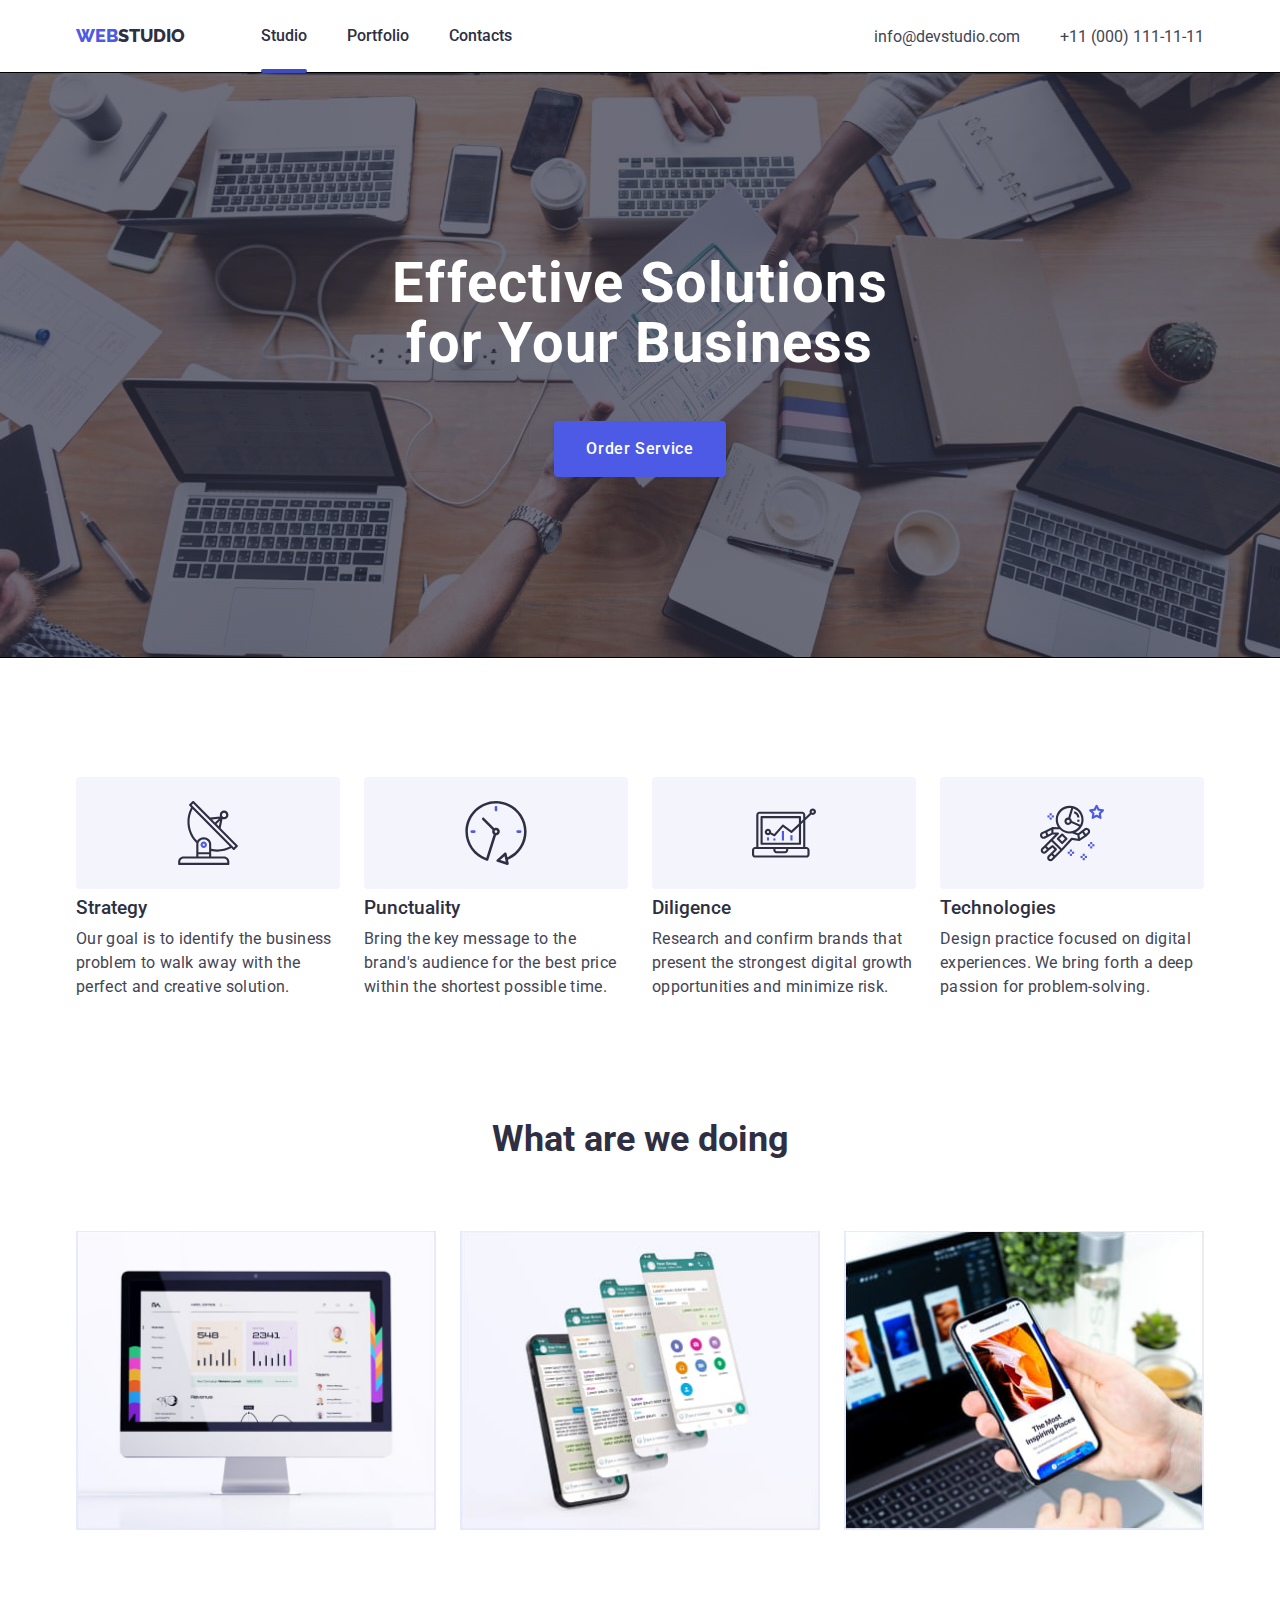
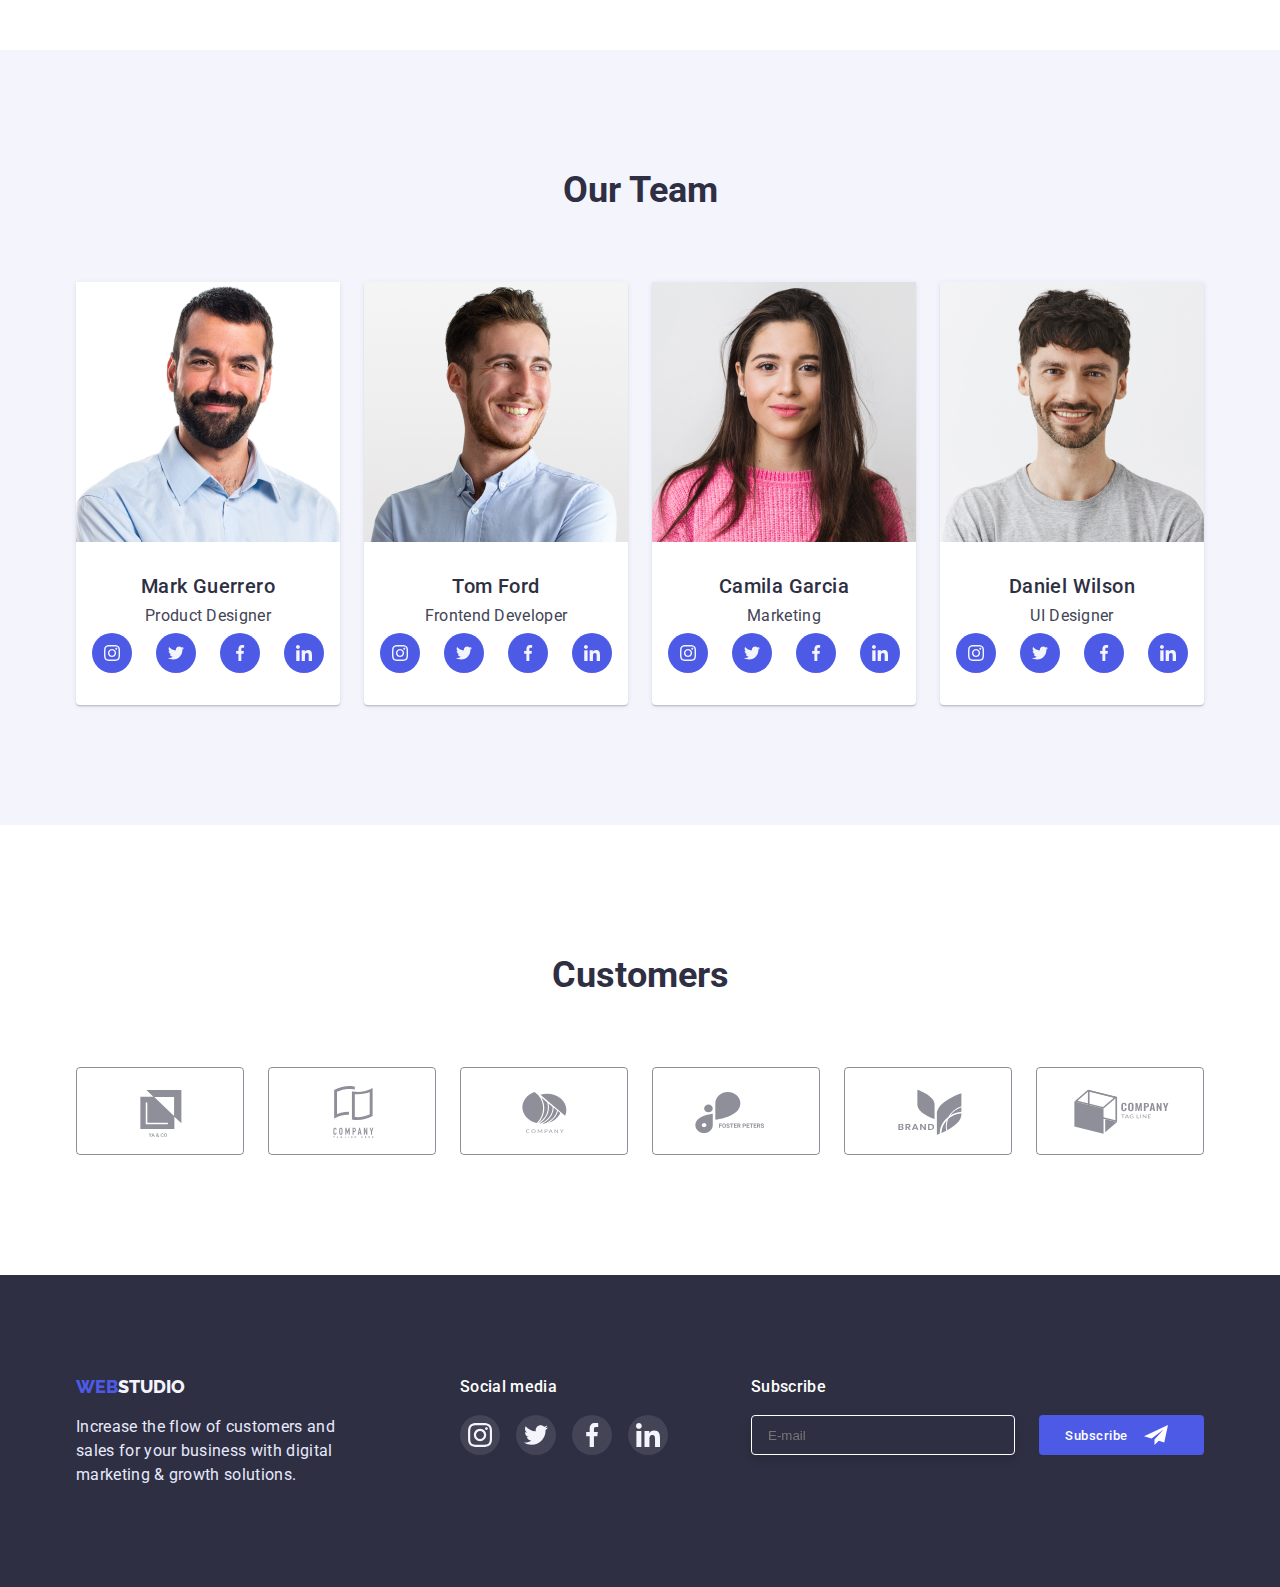
<file: index.html>
<!DOCTYPE html>
<html lang="en">
<head>
    <meta charset="UTF-8">
    <meta http-equiv="X-UA-Compatible" content="IE=edge">
    <meta name="viewport" content="width=device-width, initial-scale=1.0">
    <title>goit-markup-hw-01</title>
    <link rel="preconnect" href="https://fonts.googleapis.com">
    <link rel="preconnect" href="https://fonts.gstatic.com" crossorigin>
    <link href="https://fonts.googleapis.com/css2?family=Raleway:wght@800&family=Roboto:wght@400;500;700;900&display=swap" rel="stylesheet">
    <link rel="stylesheet" href="./css/style.css">
</head>

<body>
  <header class="header">  
      <div class="container container-nav">
          <nav class="header-navigation">
                <a href="./index.html" class="logo"><span class="accent">WEB</span>STUDIO</a>
              <ul class="header-list list" >
                  <li class="header-item "> 
                     <a class="nav-link active" href="./index.html">Studio</a>
                 </li>
                 <li class="header-item">
                    <a class="nav-link" href="./portfolio.html">Portfolio</a>
                 </li>
                  <li class="header-item">
                     <a class="nav-link" href="./contacts.html">Contacts</a>
                  </li>
               </ul>
          </nav>
                    
          <!-- Contacts -->
            <address class="header-address" >
                  <ul class="header-address-list list">
                    <li class="header-address-item"> 
                      <a class="header-address-link" href="mailto:info@devstudio.com">info@devstudio.com</a>
                    </li>    
                    <li class="header-address-list list">
                      <a class="header-address-link" href="tel:+110001111111">+11 (000) 111-11-11</a>
                    </li> 
                  </ul>
            </address>     
      </div> 
 </header>

        <main class="main">
            <!--Section 1  -->
            <section class="section main-content-section">
              <div class="container overlay">
                    <h1 class="main-hero-title"> Effective Solutions
                        for Your Business </h1>
                    <button class="hero-button" data-modal-open type="button" >Order Service</button>
              </div>
            </section>
            <!-- Advantages -->
            <section class="section main-advantages">
                <div class="container">
                    <h2 hidden class="visually-hidden">Feture</h2>
                    <ul class="adventages-list list">
                        <li class="adventages-item">
                            <a href="" class="adventages-link">
                                <svg class="adventages-icon">
                                    <use href="./images/symbol-defs.svg#antenna-1"></use>
                                </svg>
                            </a>
                        </li>
                        <li class="adventages-item">
                            <a href="" class="adventages-link">
                                <svg class="adventages-icon">
                                    <use href="./images/symbol-defs.svg#clock-1"></use>
                                </svg>
                            </a>
                        </li>
                        <li class="adventages-item">
                            <a href="" class="adventages-link">
                                <svg class="adventages-icon">
                                    <use href="./images/symbol-defs.svg#diagram-1"></use>
                                </svg>
                            </a>
                        </li>
                        <li class="adventages-item">
                            <a href="" class="adventages-link">
                                <svg class="adventages-icon">
                                    <use href="./images/symbol-defs.svg#astronaut-1"></use>
                                </svg>
                            </a>
                        </li>
                    </ul>
                    <ul class="main-advantages-list list">
                        <li  class="main-advantages-item">
                            <h3 class="advantages-title">Strategy</h3>
                            <p class="advantages-descr">Our goal is to identify the business problem to walk away with the perfect and creative solution.  </p>
                        </li>

                        <li class="main-advantages-item">
                            <h3 class="advantages-title">Punctuality </h3>
                            <p class="advantages-descr"> Bring the key message to the brand's audience for the best price within the shortest possible time.</p>
                        </li>

                        <li class="main-advantages-item">
                            <h3 class="advantages-title"> Diligence</h3>
                            <p class="advantages-descr"> Research and confirm brands that present the strongest digital growth opportunities and minimize risk.</p>
                        </li>

                        <li class="main-advantages-item">
                            <h3 class="advantages-title">Technologies </h3>
                            <p class="advantages-descr"> Design practice focused on digital experiences. We bring forth a deep passion for problem-solving.</p>
                        </li>
                    </ul>
                </div>
            </section>
            <!-- What are we doing -->
            <section class="section picture-section" >
                <div class="container">
                    <h2 class="title-section"> What are we doing</h2>
                    <ul class="picture-list list" >
                        <li class="picture-item">
                            <img src="./images/rectangle712.jpg" width="360" alt="computer monitor">
                        </li>
                        <li class="picture-item">
                            <img src="./images/rectangle71.jpg" width="360" alt="phone screen">
                        </li>
                        <li class="picture-item">
                            <img src="./images/rectangle713.jpg" width="360" alt="phone sync">
                        </li>
                    </ul>
              </div>
            </section>
            <!-- Team -->
            <section class="section main-team">
              <div class="container">
                     <div class="team-wrap">
                           <h2 class="title-section">Our Team</h2>
                           <ul class="main-team-list list">
                                <li class="main-team-item">
                                    <img src="./images/img.jpg" width="264" alt="Mark Guerrero">
                                    <div class="main-team-svg">
                                        <h3 class="main-team-name" >Mark Guerrero</h3>
                                        <p class="team-prof" > Product Designer</p>
                                        <ul class="svg-list list">
                                            <li class="team-svg-item">
                                                <a href="" class="team-link">
                                                    <svg class="team-svg">
                                                        <use href="./images/symbol-defs.svg#instagram-2"></use>
                                                    </svg>
                                                </a>
                                            </li>
                                            <li class="team-svg-item">
                                                <a href="" class="team-link">
                                                    <svg class="team-svg">
                                                        <use href="./images/symbol-defs.svg#twitter-1"></use>
                                                    </svg>
                                                </a>
                                            </li>
                                            <li class="team-svg-item">
                                                <a href="" class="team-link">
                                                    <svg class="team-svg">
                                                        <use href="./images/symbol-defs.svg#facebook-1" ></use>
                                                    </svg>
                                                </a>
                                            </li>
                                            <li class="team-svg-item">
                                                <a href="" class="team-link">
                                                    <svg class="team-svg">
                                                        <use href="./images/symbol-defs.svg#linkedin-1"></use>
                                                    </svg>
                                                </a>  
                                            </li>                   
                                     </ul>
                                  </div>
 

                        <li class="main-team-item">
                        <img src="./images/img-2.jpg" width="264" alt="Tom Ford">
                        <h3 class="main-team-name" >Tom Ford</h3>
                        <p class="team-prof" > Frontend Developer</p>
                        <div class="main-team-svg">
                            <ul class="svg-list list">
                                <li class="team-svg-item">
                                    <a href="" class="team-link">
                                        <svg class="team-svg">
                                            <use href="./images/symbol-defs.svg#instagram-2"></use>
                                        </svg>
                                    </a>
                                </li>
                                <li class="team-svg-item">
                                    <a href="" class="team-link">
                                        <svg class="team-svg">
                                            <use href="./images/symbol-defs.svg#twitter-1"></use>
                                        </svg>
                                    </a>
                                </li>
                                <li class="team-svg-item">
                                    <a href="" class="team-link">
                                        <svg class="team-svg">
                                            <use href="./images/symbol-defs.svg#facebook-1" ></use>
                                        </svg>
                                    </a>
                                </li>
                                <li class="team-svg-item">
                                    <a href="" class="team-link">
                                        <svg class="team-svg">
                                            <use href="./images/symbol-defs.svg#linkedin-1"></use>
                                        </svg>
                                    </a>  
                                </li>                   
                         </ul>
                      </div>
                        </li>

                        <li class="main-team-item">
                        <img src="./images/img-3.jpg" width="264" alt="Camila Garcia">
                        <h3 class="main-team-name" >Camila Garcia</h3>
                        <p class="team-prof" >Marketing</p>
                        <div class="main-team-svg">
                            <ul class="svg-list list">
                                <li class="team-svg-item">
                                    <a href="" class="team-link">
                                        <svg class="team-svg">
                                            <use href="./images/symbol-defs.svg#instagram-2"></use>
                                        </svg>
                                    </a>
                                </li>
                                <li class="team-svg-item">
                                    <a href="" class="team-link">
                                        <svg class="team-svg">
                                            <use href="./images/symbol-defs.svg#twitter-1"></use>
                                        </svg>
                                    </a>
                                </li>
                                <li class="team-svg-item">
                                    <a href="" class="team-link">
                                        <svg class="team-svg">
                                            <use href="./images/symbol-defs.svg#facebook-1" ></use>
                                        </svg>
                                    </a>
                                </li>
                                <li class="team-svg-item">
                                    <a href="" class="team-link">
                                        <svg class="team-svg">
                                            <use href="./images/symbol-defs.svg#linkedin-1"></use>
                                        </svg>
                                    </a>  
                                </li>                   
                         </ul>
                      </div>
                        </li>

                        <li class="main-team-item">
                            <img src="./images/img-4.jpg" width="264" alt="Daniel Wilson">
                            <h3 class="main-team-name" >Daniel Wilson</h3>
                            <p class="team-prof" >UI Designer</p>
                            <div class="main-team-svg">
                                <ul class="svg-list list">
                                    <li class="team-svg-item">
                                        <a href="" class="team-link">
                                            <svg class="team-svg">
                                                <use href="./images/symbol-defs.svg#instagram-2"></use>
                                            </svg>
                                        </a>
                                    </li>
                                    <li class="team-svg-item">
                                        <a href="" class="team-link">
                                            <svg class="team-svg">
                                                <use href="./images/symbol-defs.svg#twitter-1"></use>
                                            </svg>
                                        </a>
                                    </li>
                                    <li class="team-svg-item">
                                        <a href="" class="team-link">
                                            <svg class="team-svg">
                                                <use href="./images/symbol-defs.svg#facebook-1" ></use>
                                            </svg>
                                        </a>
                                    </li>
                                    <li class="team-svg-item">
                                        <a href="" class="team-link">
                                            <svg class="team-svg">
                                                <use href="./images/symbol-defs.svg#linkedin-1"></use>
                                            </svg>
                                        </a>  
                                    </li>                   
                              </ul>
                          </div>
                      </li>
                  </ul>
             </div>
         </div>
   </section>

            <section class="customers">
                <div class="container">
                    <h2 class="title-section">Customers</h2>
                    <ul class="icons-list list">
                        <li class="customer-item">
                            <a href="" class="icon-client-link">
                                <svg class="icon-client" width="104" height="56" >
                                    <use href="./images/symbol-defs.svg#Logo"></use>
                                </svg>
                            </a>
                        </li>
                        <li class="customer-item">
                            <a href="" class="icon-client-link">
                                <svg class="icon-client" width="104" height="56">
                                    <use href="./images/symbol-defs.svg#Logo1"></use>
                                </svg>
                            </a>
                        </li>
                        <li class="customer-item">
                            <a href="" class="icon-client-link">
                                <svg class="icon-client" width="104" height="56">
                                    <use href="./images/symbol-defs.svg#Logo2"></use>
                                </svg>
                            </a>
                        </li>
                        <li class="customer-item">
                            <a href="" class="icon-client-link">
                                <svg class="icon-client" width="104" height="56">
                                    <use href="./images/symbol-defs.svg#Logo3"></use>
                                </svg>
                            </a>
                        </li>
                        <li class="customer-item">
                            <a href="" class="icon-client-link">
                                <svg class="icon-client" width="104" height="56">
                                    <use href="./images/symbol-defs.svg#Logo4"></use>
                                </svg>
                            </a>
                        </li>
                        <li class="customer-item">
                            <a href="" class="icon-client-link">
                                <svg class="icon-client" width="104" height="56">
                                    <use href="./images/symbol-defs.svg#Logo5"></use>
                                </svg>
                            </a>
                        </li>
                        
                    </ul>
                    
                </div>
            </section>
        </main> 
            
        <!-- Footer -->
        <footer class="footer-background">
          <div class="container footer-container">
                <div class="footer-left">
                    <a href="./index.html" class="logo-footer"><span class="accent">WEB</span>STUDIO</a>
                    <p class="footer-text">Increase the flow of customers and sales for your business with digital marketing & growth solutions.</p>
                </div>
                <div class="footer-social">
                    <p class="footer-social-title">Social media</p>
                     <ul class="footer-icon-list list">
                            <li class="footer-item">
                                <a href="" class="footer-link">
                                    <svg class="footer-svg">
                                        <use href="./images/symbol-defs.svg#instagram-2"></use>
                                    </svg>
                                </a>
                            </li>
                            <li class="footer-item">
                                <a href="" class="footer-link">
                                    <svg class="footer-svg">
                                        <use href="./images/symbol-defs.svg#twitter-1"></use>
                                    </svg>
                                </a>
                            </li>
                            <li class="footer-item">
                                <a href="" class="footer-link">
                                    <svg class="footer-svg">
                                        <use href="./images/symbol-defs.svg#facebook-1"></use>
                                    </svg>
                                </a>
                            </li>
                            <li class="footer-item">
                                <a href="" class="footer-link">
                                    <svg class="footer-svg">
                                        <use href="./images/symbol-defs.svg#linkedin-1"></use>
                                    </svg>
                                </a>
                            </li>
                     </ul>
              </div>
              <form class="footer-subscribe">
                 <b class="footer-subscribe-title">Subscribe</b>
                 <div class="footer-blok">
                        <input class="footer-input" type="email" name="email" aria-label="email" placeholder="E-mail">
                        
                        
                        <button class="subscribe-btn" type="submit" >Subscribe
                            <svg class="footer-icons" width="24" height="24">
                                <use href="./images/symbol-defs.svg#icon-fly-frame"></use>
                            </svg>
                        </button>
                  </div>
              </form>
          </div>        
     </footer>
      <div class="backdrop is-hidden" data-modal>
            <div class="modal">
                <button type="button" class="modal-btn" data-modal-close>
                        <svg class="modal-svg" width="8" height="8">
                        <use href="./images/symbol-defs.svg#close-black-18dp-2-1"></use>
                        </svg>
                </button>
                <b class="modal-title">Leave your contacts and we will call you back</b>
                <form> 
                    <label class="modal-label">
                      <span class="modal-name">Name</span>
                      <span class="modal-wrap">
                        <input class="modal-input" type="text" name="name" autofocus="">
                        <svg class="modal-icon" width="18" height="24">
                          <use href="./images/symbol-defs.svg#person-black-18dp-1"></use>
                        </svg>
                      </span>
                    </label>
          
                    <label class="modal-label">
                      <span class="modal-name">Phone</span>
                      <span class="modal-wrap">
                        <input class="modal-input" type="tel" name="tel">
                        <svg class="modal-icon" width="18" height="24">
                          <use href="./images/symbol-defs.svg#phone-black-18dp-1"></use>
                        </svg>
                      </span>
                    </label>
          
                    <label class="modal-label">
                      <span class="modal-name">Email</span>
                      <span class="modal-wrap">
                        <input class="modal-input" type="email" name="email">
                        <svg class="modal-icon" width="18" height="24">
                          <use href="./images/symbol-defs.svg#email-black-18dp-1"></use>
                        </svg>
                      </span>
                    </label>
          
                    <label class="modal-wrap">
                      <span class="modal-name">Comment</span>
                      <textarea class="modal-textarea" name="comment" placeholder="Text input"></textarea>
                    </label>
                   
                    
                      <label class="modal-checkbox">
                        <input class="modal-check visually-hidden" type="checkbox" name="checkbox" value="checkbox">
                        <span class="check-box">
                         <svg class="check-icon" width="10" height="8">
                            <use href="./images/symbol-defs.svg#icon-vector-checbox"></use>
                          </svg>
                        </span>
                        <span class="check-box-text">
                          I accept the terms and conditions of the
                          <a class="policy" href="#">Privacy Policy</a>
                        </span>
                      </label>
                      <button type="submit" class="check-btn">Send</button>
                  </form>
            </div>

      </div>
     <script src="./scripts/modal.js"></script>
 </body>
</html>
</file>
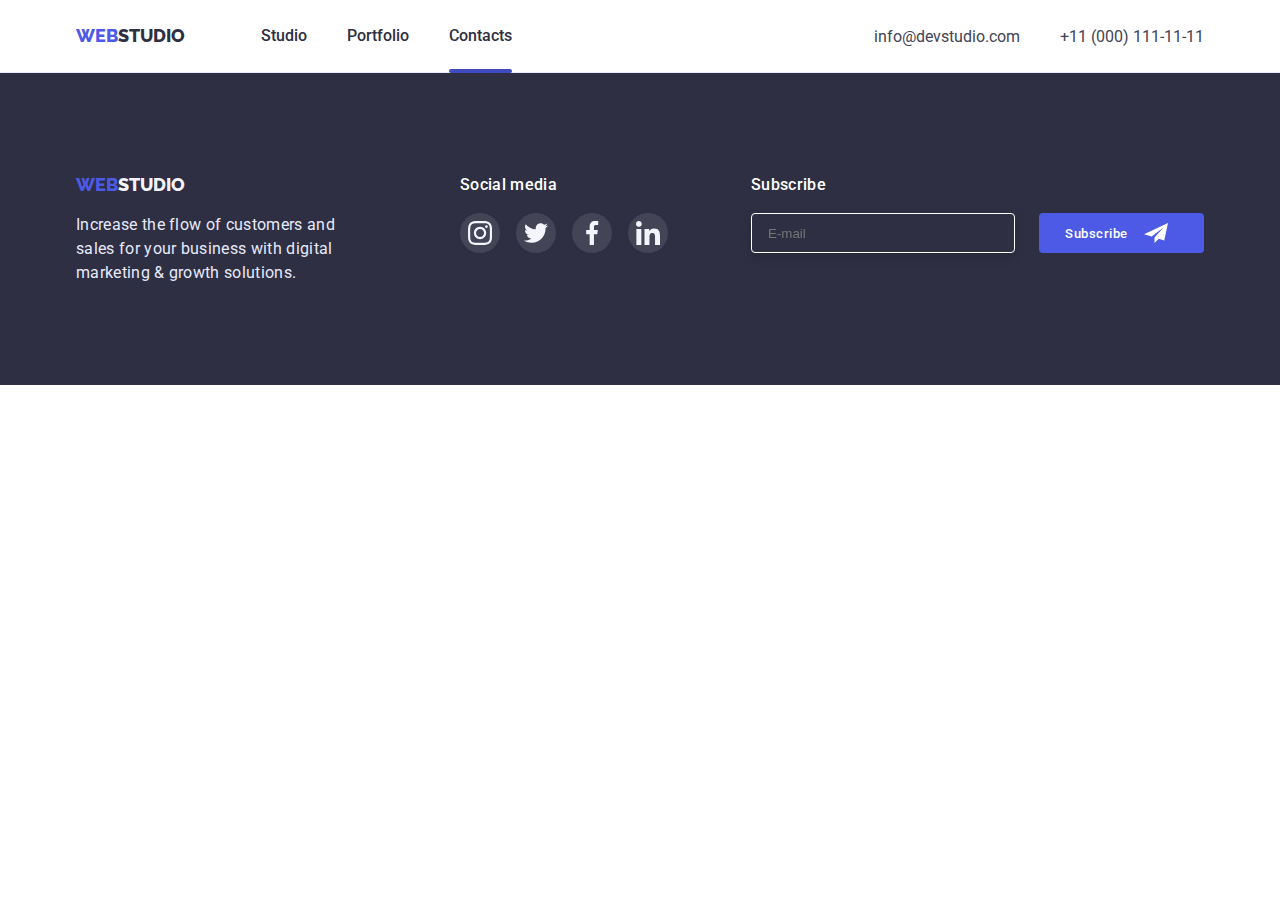
<file: contacts.html>
<!DOCTYPE html>
<html lang="en">
    <head>
        <meta charset="UTF-8">
        <meta http-equiv="X-UA-Compatible" content="IE=edge">
        <meta name="viewport" content="width=device-width, initial-scale=1.0">
        <title>goit-markup-hw-01</title>
        <link rel="preconnect" href="https://fonts.googleapis.com">
        <link rel="preconnect" href="https://fonts.gstatic.com" crossorigin>
        <link href="https://fonts.googleapis.com/css2?family=Raleway:wght@800&family=Roboto:wght@400;500;700;900&display=swap" rel="stylesheet">
        <link rel="stylesheet" href="./css/style.css">
    </head>


<body>
    <header class="header">
        <div class="container container-nav">
            <nav class="header-navigation">
                <a href="./index.html" class="logo"><span class="accent">WEB</span>STUDIO</a>
                <ul class="header-list list">
                    <li class="header-item"> 
                        <a class="nav-link" href="./index.html">Studio</a>
                    </li>
                    <li class="header-item">
                        <a class="nav-link " href="./portfolio.html">Portfolio</a>
                    </li>
                    <li class="header-item">
                        <a class="nav-link active"  href="./contacts.html">Contacts</a>
                    </li>
                </ul>
            </nav>
      
                <!-- Contacts -->
                <address class="header-address">
                    <ul class="header-address-list list">
                        <li class="header-address-item"> 
                            <a class="header-address-link" href="mailto:info@devstudio.com">info@devstudio.com</a>
                        </li>    
                        <li class="header-address-item">
                            <a class="header-address-link" href="tel:+110001111111">+11 (000) 111-11-11</a>
                        </li> 
                </ul>
            </address>
      </div>     
    </header>
    <main></main>
    <footer class="footer-background">
        <div class="container footer-container">
              <div class="footer-left">
                  <a href="./index.html" class="logo-footer"><span class="accent">WEB</span>STUDIO</a>
                  <p class="footer-text">Increase the flow of customers and sales for your business with digital marketing & growth solutions.</p>
              </div>
              <div class="footer-social">
                  <p class="footer-social-title">Social media</p>
                   <ul class="footer-icon-list list">
                          <li class="footer-item">
                              <a href="" class="footer-link">
                                  <svg class="footer-svg">
                                      <use href="./images/symbol-defs.svg#instagram-2"></use>
                                  </svg>
                              </a>
                          </li>
                          <li class="footer-item">
                              <a href="" class="footer-link">
                                  <svg class="footer-svg">
                                      <use href="./images/symbol-defs.svg#twitter-1"></use>
                                  </svg>
                              </a>
                          </li>
                          <li class="footer-item">
                              <a href="" class="footer-link">
                                  <svg class="footer-svg">
                                      <use href="./images/symbol-defs.svg#facebook-1"></use>
                                  </svg>
                              </a>
                          </li>
                          <li class="footer-item">
                              <a href="" class="footer-link">
                                  <svg class="footer-svg">
                                      <use href="./images/symbol-defs.svg#linkedin-1"></use>
                                  </svg>
                              </a>
                          </li>
                   </ul>
              </div>
                <form class="footer-subscribe">
                    <b class="footer-subscribe-title">Subscribe</b>
                    <div class="footer-blok">
                        <input class="footer-input" type="email" name="email" aria-label="email" placeholder="E-mail">
                        
                        
                        <button type="subscribe" class="subscribe-btn">Subscribe
                            <svg class="footer-icons" width="24" height="24">
                                <use href="./images/symbol-defs.svg#icon-fly-frame"></use>
                            </svg>
                        </button>
                  </div>
              </form>
        </div>
       
   </footer>
</body>
</html>
</file>
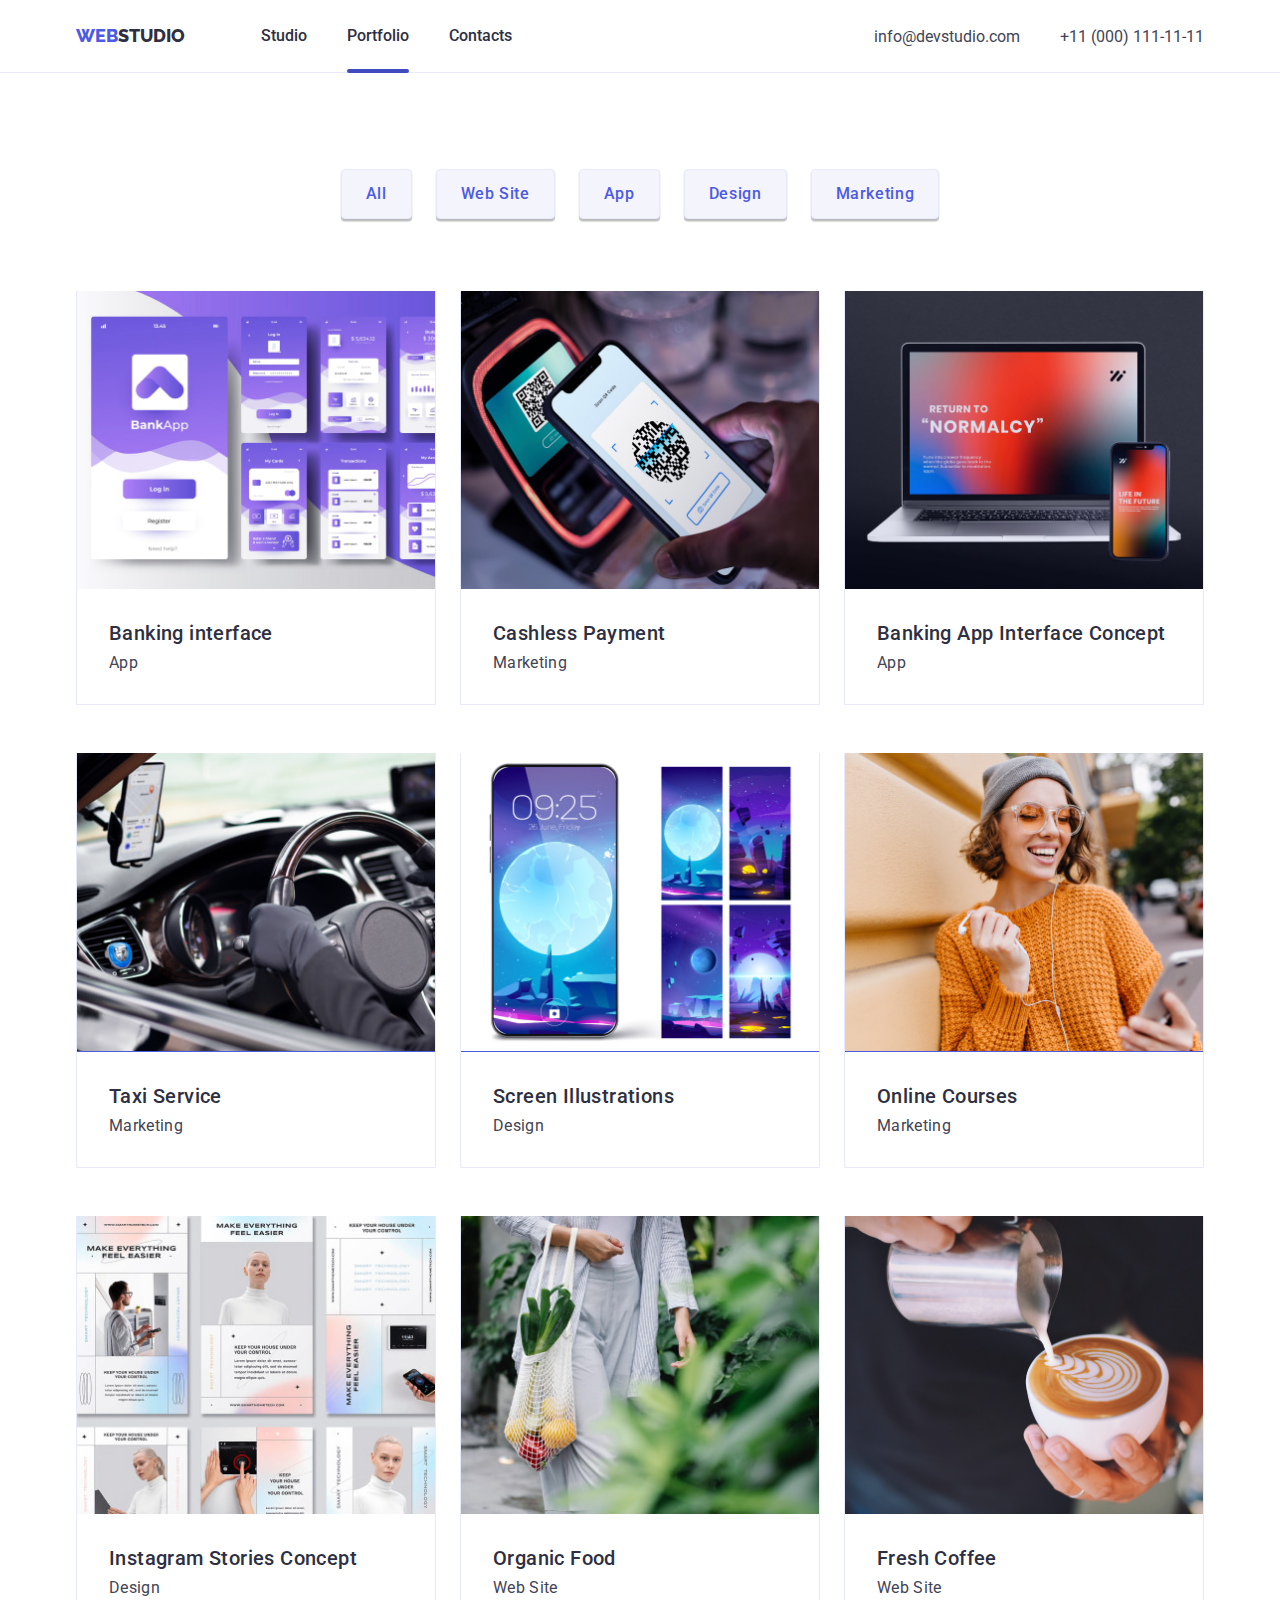
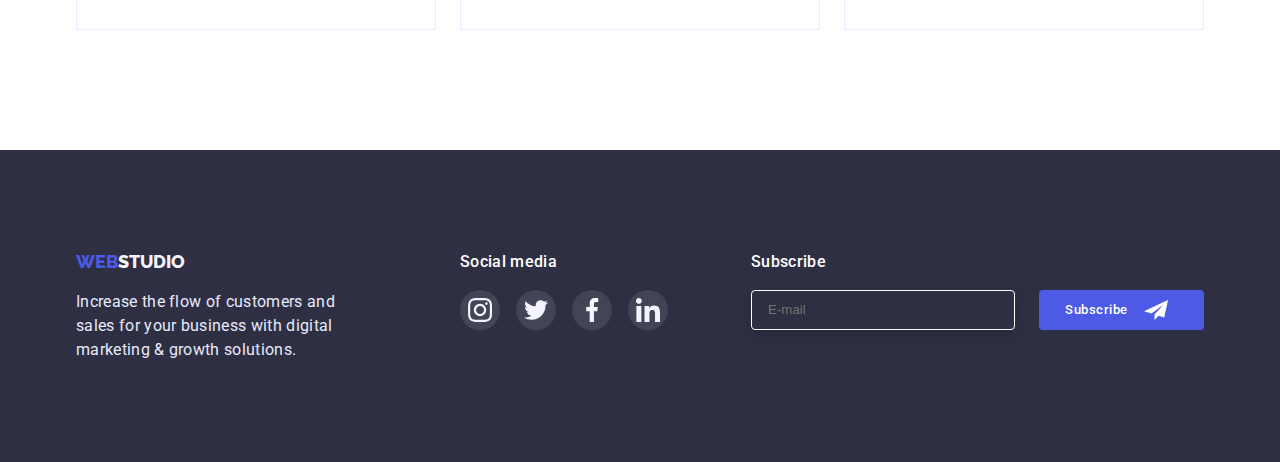
<file: portfolio.html>
<!DOCTYPE html>
<html lang="en">
<head>
    <meta charset="UTF-8">
    <meta http-equiv="X-UA-Compatible" content="IE=edge">
    <meta name="viewport" content="width=device-width, initial-scale=1.0">
    <title>goit-markup-hw-02</title>
    <link rel="preconnect" href="https://fonts.googleapis.com">
    <link rel="preconnect" href="https://fonts.gstatic.com" crossorigin>
    <link href="https://fonts.googleapis.com/css2?family=Raleway:wght@800&family=Roboto:wght@400;500;700;900&display=swap" rel="stylesheet">
    <link rel="stylesheet" href="./css/style.css">
</head>
<body>
    <header class="header">
        <div class="container container-nav">
            <nav class="header-navigation">
                <a href="./index.html" class="logo"><span class="accent">WEB</span>STUDIO</a>
                <ul class="header-list list">
                    <li class="header-item"> 
                        <a class="nav-link" href="./index.html">Studio</a>
                    </li>
                    <li class="header-item">
                        <a class="nav-link active" href="./portfolio.html">Portfolio</a>
                    </li>
                    <li class="header-item">
                        <a class="nav-link" href="./contacts.html">Contacts</a>
                    </li>
                </ul>
            </nav>
      
                <!-- Contacts -->
                <address class="header-address">
                    <ul class="header-address-list list">
                        <li class="header-address-item"> 
                            <a class="header-address-link" href="mailto:info@devstudio.com">info@devstudio.com</a>
                        </li>    
                        <li class="header-address-item">
                            <a class="header-address-link" href="tel:+110001111111">+11 (000) 111-11-11</a>
                        </li> 
                </ul>
            </address>
      </div>     
    </header>
       
  <main class="main-button">
     <section class="hero">
          <div class="container">
                <h1 hidden class="visually-hidden"> Button and Picture</h1>
                <!-- Btn -->
                <ul class="wrapper list">
                    <li><button type="button" class="filter-btn">All</button></li>
                    <li><button type="button" class="filter-btn">Web Site</button></li>
                    <li><button type="button" class="filter-btn">App</button></li>
                    <li><button type="button" class="filter-btn">Design</button></li>
                    <li><button type="button" class="filter-btn">Marketing</button></li>
                </ul>
                

             <!-- Portfolio -->
                    <ul class="main-portfolio list ">
                        
                        <li class="picture-item">
                          <a  href="" class="link-work">
                              <div class="overlay">
                                    <img src="./images/p1.jpg" width="360" §alt="Banking interface">
                                    <p class="overlay-text" >
                                    14 Stylish and User-Friendly App Design Concepts · Task Manager App · Calorie Tracker App · Exotic Fruit Ecommerce App · Cloud Storage App
                                    </p>
                              </div>
                              <div class="services-list-wrap"> 
                                    <h2 class="main-picture-title">Banking interface</h2>
                                    <p class="main-picture-text">App</p>
                             </div>
                          </a>
                      </li>
                                   
                            
                           
                       <li class="picture-item">
                          <a href="" class="link-work">
                                <div class="overlay">
                                    <img src="./images/p2.jpg" width="360" alt="Cashless Payment">
                                    <p class="overlay-text" >
                                    14 Stylish and User-Friendly App Design Concepts · Task Manager App · Calorie Tracker App · Exotic Fruit Ecommerce App · Cloud Storage App
                                    </p>
                              </div>
                              <div class="services-list-wrap">
                                 <h2 class="main-picture-title">Cashless Payment</h2>
                                 <p class="main-picture-text">Marketing</p>
                             </div>
                          </a>
                      </li>
                           
                             
                       <li class="picture-item">
                            <a href="" class="link-work">
                                <div class="overlay">
                                    <img src="./images/p3.jpg" width="360" alt="Banking App Interface Concept">
                                    <p class="overlay-text" >
                                    14 Stylish and User-Friendly App Design Concepts · Task Manager App · Calorie Tracker App · Exotic Fruit Ecommerce App · Cloud Storage App
                                    </p>
                              </div>          
                              <div class="services-list-wrap"> 
                                    <h2 class="main-picture-title">Banking App Interface Concept</h2>
                                    <p class="main-picture-text">App</p>
                             </div>  
                          </a>
                      </li>
                         
                           
                       <li class="picture-item">
                           <a href="" class="link-work">
                              <div class="overlay">
                                    <img src="./images/p4.jpg" width="360" alt="Taxi Service"> 
                                    <p class="overlay-text" >
                                    14 Stylish and User-Friendly App Design Concepts · Task Manager App · Calorie Tracker App · Exotic Fruit Ecommerce App · Cloud Storage App
                                    </p>
                              </div>  
                                
                              <div class="services-list-wrap"> 
                                    <h2 class="main-picture-title">Taxi Service</h2>
                                    <p class="main-picture-text">Marketing</p>
                              </div>
                           </a>
                      </li>
                             
                       
                      <li class="picture-item">
                            <a href="" class="link-work">
                                <div class="overlay">
                                    <img src="./images/p5.jpg" width="360" alt="Screen Illustrations">
                                    <p class="overlay-text" >
                                    14 Stylish and User-Friendly App Design Concepts · Task Manager App · Calorie Tracker App · Exotic Fruit Ecommerce App · Cloud Storage App
                                    </p>
                                </div>  
                                <div class="services-list-wrap"> 
                                    <h2 class="main-picture-title">Screen Illustrations</h2>
                                    <p class="main-picture-text">Design</p>
                                </div>
                           </a>
                      </li>
                          
                       <li class="picture-item">
                           <a href="" class="link-work">
                                <div class="overlay">
                                    <img src="./images/p6.jpg" width="360" alt="Online Courses">
                                    <p class="overlay-text" >
                                    14 Stylish and User-Friendly App Design Concepts · Task Manager App · Calorie Tracker App · Exotic Fruit Ecommerce App · Cloud Storage App
                                    </p>
                                </div>  
                               
                                <div class="services-list-wrap"> 
                                    <h2 class="main-picture-title">Online Courses</h2>
                                    <p class="main-picture-text">Marketing</p>
                                </div>
                           </a>
                       </li>       

                            <li class="picture-item">
                                <a href="" class="link-work">
                                    <div class="overlay">
                                        <img src="./images/p7.jpg" width="360" alt="Instagram Stories Concept">
                                        <p class="overlay-text" >
                                        14 Stylish and User-Friendly App Design Concepts · Task Manager App · Calorie Tracker App · Exotic Fruit Ecommerce App · Cloud Storage App
                                        </p>
                                    </div>  
                                
                                    <div class="services-list-wrap"> 
                                        <h2 class="main-picture-title">Instagram Stories Concept</h2>
                                        <p class="main-picture-text">Design</p>
                                  </div>                              
                               </a>
                           </li>

                            <li class="picture-item"> 
                                <a href="" class="link-work">
                                    <div class="overlay">
                                        <img src="./images/p8.jpg" width="360" alt="Organic Food">
                                        <p class="overlay-text" >
                                        14 Stylish and User-Friendly App Design Concepts · Task Manager App · Calorie Tracker App · Exotic Fruit Ecommerce App · Cloud Storage App
                                        </p>
                                    </div>  
                                
                                    <div class="services-list-wrap"> 
                                        <h2 class="main-picture-title">Organic Food</h2>
                                        <p class="main-picture-text">Web Site</p>
                                  </div>
                              </a>
                          </li>

                            <li class="picture-item">
                                <a href="" class="link-work">
                                    <div class="overlay">
                                        <img src="./images/p9.jpg" width="360" alt="Fresh Coffee">
                                        <p class="overlay-text" >
                                        14 Stylish and User-Friendly App Design Concepts · Task Manager App · Calorie Tracker App · Exotic Fruit Ecommerce App · Cloud Storage App
                                        </p>
                                    </div>  
                                
                                    <div class="services-list-wrap"> 
                                        <h2 class="main-picture-title">Fresh Coffee</h2>
                                        <p class="main-picture-text">Web Site</p>
                                   </div>
                              </a>
                          </li>
                  </ul> 
             </div>   
         </div>   
     </section>
 </main>
                  
    <footer class="footer-background">
        <div class="container footer-container">
            <div class="footer-left">
                <a href="./index.html" class="logo-footer"><span class="accent">WEB</span>STUDIO</a>
                <p class="footer-text">Increase the flow of customers and sales for your business with digital marketing & growth solutions.</p>
            </div>
            <div class="footer-social">
                <p class="footer-social-title">Social media</p>
                <ul class="footer-icon-list list">
                        <li class="footer-item">
                            <a href="" class="footer-link">
                                <svg class="footer-svg">
                                    <use href="./images/symbol-defs.svg#instagram-2"></use>
                                </svg>
                            </a>
                        </li>
                        <li class="footer-item">
                            <a href="" class="footer-link">
                                <svg class="footer-svg">
                                    <use href="./images/symbol-defs.svg#twitter-1"></use>
                                </svg>
                            </a>
                        </li>
                        <li class="footer-item">
                            <a href="" class="footer-link">
                                <svg class="footer-svg">
                                    <use href="./images/symbol-defs.svg#facebook-1"></use>
                                </svg>
                            </a>
                        </li>
                        <li class="footer-item">
                            <a href="" class="footer-link">
                                <svg class="footer-svg">
                                    <use href="./images/symbol-defs.svg#linkedin-1"></use>
                                </svg>
                            </a>
                        </li>
                </ul>
            </div>
        
            <form class="footer-subscribe">
                <b class="footer-subscribe-title">Subscribe</b>
                <div class="footer-blok">
                    <input class="footer-input" type="email" name="email" aria-label="email" placeholder="E-mail">
                    
                    
                    <button type="subscribe" class="subscribe-btn">Subscribe
                        <svg class="footer-icons" width="24" height="24">
                            <use href="./images/symbol-defs.svg#icon-fly-frame"></use>
                        </svg>
                    </button>
              </div>
          </form>
      </div> 
    
    </footer>
</body>

</html>
</file>
<file: css/style.css>
/* ..........................................INDEX HTML................................................ */

html {
    box-sizing: border-box;
}

*, *::before, *::after
{
    box-sizing: inherit;
}

:root {
    --main-text-color: #2e2f42;
    --second-text-color: #434455;
    --main-bg-color: #fff;
    --second-bg-color: #F4F4FD;
    --btn-bg-color: #F4F4FD;
    --btn-bg-color-activ: #404BBF;
    --btn-text-color: #4D5AE5;
    --btn-text-color-activ: #fff;
    --footer-text-color: #e7e9fc;  
    --btn-bg-color-active: #4048bf;
    --hover-transition: 250ms cubic-bezier(0.4, 0, 0.2, 1);
}

h1,
h2,
h3,
h4,
h5,
h6 {
    margin: 0;
}

/* -----------------------------------------BODY */
body {
    font-family: 'Roboto', sans-serif;
    color: var(--main-text-color);
    font-size: 16px;
    background-color: var(--main-bg-color);
    margin: 0;
}
.container{
    width: 1158px;
    padding-left: 15px;
    padding-right: 15px;
    margin: 0 auto;
}
.container-nav {
    display: flex;
    align-items : center;
}

button
{
    font-family: 'Roboto', sans-serif;
    cursor: pointer;
}
.link {
    text-decoration: none;
}
.list {
    list-style: none;
    margin: 0;
    padding: 0;

}
/* -----------------------------------------HEADER */
.nav-link:hover,
.nav-link:focus
{
    color: var(--btn-text-color);
   
}

.header-address-link:hover,
.header-address-link:focus
{
    color: var(--btn-text-color);
}

.header {
   background-color: var(--main-bg-color);
   border-bottom: 1px solid var(--footer-text-color);
    padding-top: 24px;
    padding-bottom: 24px;
}

.header-navigation {
  
    margin-right: auto;
    display: flex;
    align-items: center;
    
}

.logo {
   font-family: 'Raleway';
   font-style: normal;
   font-weight: 800;
   font-size: 18px;
   line-height: 24px;
   top: 24px;
   color: var(--main-text-color);
   text-decoration: none;
   display: flex;
   align-items: center;
   margin-right: 76px;
}
.accent{
   font-family: 'Raleway';
   font-style: normal;
   font-weight: 800;
   font-size: 18px;
   line-height: 24px;
   color: var(--btn-text-color);
}

.header-list {
   display: flex;
   align-items: center;
   gap: 40px;
   font-weight: 500;
   
}
.nav-link {
    font-size: 16px;
    line-height: 24px;
    text-decoration: none;
    transition: color 0.3s ease-in-out;
    color: var(--main-text-color);
}

.header-address {
    font-style: normal;
}

.header-address-list {
    display: flex;
    align-items: center;
    gap: 40px; 
    color: var(--second-text-color);
    text-decoration: none;
    font-size: 16px;  
   
}


.header-address-link {
    display: flex;
    align-items: center;
    color: var(--second-text-color);
    text-decoration: none;
    font-size: 16px;
}
.active {
    position: relative;
    color: var(--main-text-color)
}

.active::after {
    position: absolute;
    display: block;
    content: '';
    width: 100%;
    height: 4px;
    left: 0;
    bottom: -28px;
    border-radius: 2px;
    background-color: #404bbf;
    
  }
/* -----------------------------------------MAIN */

.section {
    padding: 120px 0 120px 0;
    margin: 0 auto;
    width: 100%;
     
}
.main{
    display: flex;
    flex-direction: column;
    align-items: center;
}
/* Bottom */
.main-content-section{
    padding-top: 180px;
    padding-bottom: 180px;
    display: flex;
    flex-direction: column;
    align-items: center;
    justify-content: center;
    outline: 1px solid black;
    background-image: linear-gradient( 
        to right, 
        rgba(46, 47, 66, 0.7),
        rgba(46, 47, 66, 0.7)
        ),
        url("../images/people-office\ 1.jpg");
    background-repeat: no-repeat;
    background-size: auto;
    background-position: center;
    max-width: 1440px;
}
.main-hero-title{
    font-weight: 700;
    font-size: 56px;
    line-height: 60px;
    letter-spacing: 0.02em;
    color: var(--main-bg-color);
    width: 507px;
    margin: 0 auto;
    text-align: center;
} 

.hero-button { 
    display: flex;
    background: var(--btn-text-color);
    box-shadow: 0px 4px 4px rgba(0, 0, 0, 0.15);
    padding: 16px 32px;
    border: none;
    border-radius: 4px;
    color: var(--btn-text-color-activ);
    font-size: 16px;
    line-height: 1.5;
    align-items: center;
    letter-spacing: 0.04em;
    font-family: 'Roboto', sans-serif;
    margin: 0 auto;
    margin-top: 48px;
    font-weight: 500;   
}
.hero-button:hover,
.hero-button:focus {
    background: #404BBF;
    box-shadow: 0px 4px 4px rgba(0, 0, 0, 0.15);
    border-radius: 4px;
}

/* -- Advantages --> */
.visually-hidden{
    position: absolute;
    white-space: nowrap;
    width: 1px;
    height: 1px;
    overflow: hidden;
    border: 0;
    padding: 0;
    clip: rect(0 0 0 0);
    clip-path: inset(50%);
    margin: -1px;
}

.main-advantages{
   display: flex;
  
 
}
.main-advantages-list{
   display: flex; 
    padding: 0;
    margin: 0;
   gap: 24px;
}

.main-advantages-list li
{
    max-width: 264px;
}

.advantages-title {
   
    margin: 0;
    margin-bottom: 8px;
    font-weight: 500;
    color: var(--main-text-color);
    
}
.advantages-descr {
    font-size: 16px;
    line-height: 24px;
    color: var(--second-text-color);
    margin: 0;
    letter-spacing: 0.02em;
}


/* WHAT ARE WE DOING */

.title-section{
   font-weight: 700;
   font-size: 36px;
   line-height: 40px; 
   margin: 0 auto 72px;
   text-align: center;
   padding-top: 0;
}
.picture-section{
    padding-top: 0;
}

.picture-list{
    display: flex;
    justify-content: center;
    gap: 24px;
    
}
/* TEAM */
.main-team {
    background: var(--second-bg-color);
    padding: 120px 0;

}
.title-section{
    color: var(--main-text-color);
    font-weight: 700;
    text-align: center;
   
}
.main-team-list{
    display: flex;
    justify-content: center;
    gap: 24px;
    margin: 0;
   
}
.main-team-item{
    text-align: center;
    background: var(--main-bg-color);
    box-shadow: 0px 1px 6px rgba(46, 47, 66, 0.08), 0px 1px 1px rgba(46, 47, 66, 0.16), 0px 2px 1px rgba(46, 47, 66, 0.08);
    border-radius: 0px 0px 4px 4px;
    padding-bottom: 32px;
}
.main-team-name{
    font-size: 20px;
    letter-spacing: 0.02em;
    color: var(--main-text-color);
    text-align: center;
    margin: 32px 0 8px;
    font-weight: 500;
}
.team-prof{
    letter-spacing: 0.02em;
    font-size: 16px;
    color: var(--second-text-color);
    text-align: center;
    margin: 0 0 8px;
}
.team-link:hover,
.team-link:focus{
    width: 40px;
    height: 40px;
    border-radius: 50%;
    background-color:var(--btn-bg-color-activ);

    
}
.main-team-svg {
    display: flex;
    flex-direction: column;
    align-items: center;
    padding: 0 16px;
}

.team-svg{
  height: 16px;
  width: 16px;
  align-content: center;
  margin-left: 12px;

   
}
.svg-list{
    display: flex;
    align-items: center;
    gap: 24px;
}
.team-link{
    width: 40px;
    height: 40px;
    background: var(--btn-text-color);
    border-radius: 50%;
    align-items: center;
    display: flex;
   transition: var(--hover-transition);
}

/* -----------------------------------------FOOTER */
.footer-background{
    background: var(--main-text-color);
    padding: 100px 0;
}
.logo-footer{
    font-family: 'Raleway';
   font-style: normal;
   font-weight: 800;
   font-size: 18px;
   line-height: 24px;
   text-decoration: none;
   color: var(--btn-bg-color);
   margin-bottom: 16px;
}

.footer-text{
    font-size: 16px;
    line-height: 24px;
    letter-spacing: 0.02em;
    color: var(--footer-text-color);
    max-width: 264px;
    margin: 0;
    
    font-weight: 400;  
}
/* ------------------------------------------------------------------------------------- */

.wrapper {
    display: flex;
    justify-content: center;
    gap: 24px;
   margin-bottom: 72px;
}
.wrapper button:not(:last-child) {
    margin-right: 20px;
}

.filter-btn
{
    font-weight: 500;
    font-size: 16px;
    line-height: 24px;
    text-align: center;
    letter-spacing: 0.04em;
    color: var(--btn-text-color);
    padding: 12px 24px;
    background-color: var(--btn-bg-color);
    border: 1px solid var(--footer-text-color);
    border-radius: 4px;
    transition: background-color;
    transition: var(--hover-transition);
    box-shadow: 0px 3px 1px rgba(0, 0, 0, 0.1), 0px 2px 1px rgba(0, 0, 0, 0.08), 0px 2px 2px rgba(0, 0, 0, 0.12);
    
}

.filter-btn:hover,
.filter-btn:focus
{
    background-color: var(--btn-bg-color-activ);
    color: var(--btn-text-color-activ);
}

.main-picture-title{ 
    font-size: 20px;
    letter-spacing: 0.02em;
    color: var(--main-text-color);
    font-weight: 500;
    margin-left: 16px;  
    padding-bottom: 8px;
}
.main-picture-text{
    margin: 0  ;
    letter-spacing: 0.02em;
    font-size: 16px;
    color: var(--second-text-color);
    margin-left: 16px;
    
    
}  
.services-list-wrap{
    flex-direction: column;
    justify-content: center;
    align-items: flex-start;
    padding: 32px 16px;
    gap: 8px;
    
}
.hero{
    padding-top: 96px;
    padding-bottom: 120px;
}


.main-portfolio {
    margin: 0;
    display: flex;
    flex-wrap: wrap;
    justify-content: center;
    gap: 48px 24px;
    list-style-type: none; 
    padding: 0;
    
}
.picture-item {
    border-bottom: 1px solid #E7E9FC;
    border-right: 1px solid #E7E9FC;
    border-left: 1px solid #E7E9FC;
    width: calc((100% - 48px) / 3);
}
.picture-item:hover,
.picture-item:focus {
    box-shadow: 0px 1px 6px rgba(46, 47, 66, 0.08), 0px 1px 1px rgba(46, 47, 66, 0.16), 0px 2px 1px rgba(46, 47, 66, 0.08); 
}
.link-work:hover .overlay-text,
.link-work:focus .overlay-text {
  transform: translateY(0);
  
}
.link-work {
    display: block;
    text-decoration: none;
    
}


/* .link-work:focus, */
.link-work:hover {
  box-shadow: 0px 1px 6px rgba(46, 47, 66, 0.08),
    0px 1px 1px rgba(46, 47, 66, 0.16), 0px 2px 1px rgba(46, 47, 66, 0.08);
}

.overlay {
    position: relative;
    overflow: hidden;
    
    
}
  
.overlay-text {
    position: absolute;
    top: -16px;
    padding: 40px 32px 164px;
    height: 100%;
    font-weight: 400;
    font-size: 16px;
    line-height: 1.5;
    letter-spacing: 0.02em;
    color: var(--second-bg-color);
    background-color: var(--btn-text-color);
    transform: translateY(100%);
    transition: var(--hover-transition);
    overflow: auto;
    transition-timing-function: cubic-bezier(0.4, 0, 0.2, 1);
}

.list{

    list-style: none;
   
}
img{
    display: block;
    max-width: 100%;
    height: auto;
}
/* hw ...................................4 */
.icons-section{
    padding-top: 130px;
    padding-bottom: 120px;
}
.icons-list{
    display: flex;
    justify-content: space-between;
}
.adventages-list{
    display: flex;
    justify-content: space-between;
}
.adventages-item{
padding-bottom: 8px;
}
.adventages-link{
    background:var(--btn-bg-color);
    border-radius: 4px;
    width: 264px;
    height: 112px ;
    display: flex;
    align-items: center;
    justify-content: center;

}
.adventages-icon {
    height:64px;
    width: 64px;

}

.footer-container {
    display: flex;
}

.footer-left
{
    display: flex;
    flex-direction: column;
    margin-right: 120px;
}

.footer-social
{
    display: flex;
    flex-direction: column;
}

.footer-social-title
{
    font-weight: 500;
    font-size: 16px;
    line-height: 24px;
    letter-spacing: 0.02em;
    color: var(--btn-text-color-activ);
    margin: 0 0 16px;
}

.footer-icon-list{
    display: flex;
    align-items: center;
    gap: 16px;
}

.footer-svg{
    height: 24px;
    width: 24px;
}
.footer-link:hover,
.footer-link:focus{
    background-color: #31D0AA;
    width: 40px;
    height: 40px;
    border-radius: 50%;
    transition: var(--hover-transition);
}
.footer-link{
    width: 40px;
    height: 40px;
    background: rgba(255, 255, 255, 0.1);
    display: flex;
    justify-content: center;
    align-items: center;
    border-radius: 50%;
    transition-property: background-color;
    transition: var(--hover-transition);
}

.customer-link{
    border: 1px solid #8E8F99;
    border-radius: 4px;
    width: 168px;
    height: 88px;
    display: flex;
    align-items: center;
    justify-content: center;
    fill: #8E8F99;
    transition: var(--hover-transition);
   
}
.customers{
    padding-top: 130px;
    padding-bottom: 120px;
}
.icons-list{
    display: flex;
    gap: 24px;
}
.icon-client-link{
  display: flex;
  justify-content: center;
  align-items: center;
  border: 1px solid #8e8f99;
  border-radius: 4px;
  width: 168px;
  height: 88px;
  fill: #8e8f99;
  transition: all;
  transition: var(--hover-transition);
}

  .icon-client-link:hover,
  .icon-client-link:focus {
    border: 1px solid #404bbf;
    fill: #404bbf;
  }
  /* ....................................hw-5....................................... */

 .list-overlay{
    position: relative;
    top: 0;
    left: 0;
    width: 100%;
    height: 100%;
    background-color: #3f51b5;

 }
.list-overlay > p {
    color: #fff;
    padding: 10px;
    margin: 0;
    font-size: 18px;
}

.modal{
    position: absolute;
    top: 50%;
    left: 50%;
    transform: translate(-50%,-50%)scale(1);
    opacity: 1;
    width: 408px;
    min-height: 576px;
    padding-top: 72px;
    padding-left: 24px;
    padding-right: 24px;
    padding-bottom: 24px;
    background: #FCFCFC;
    box-shadow: 0px 1px 1px rgba(0, 0, 0, 0.14), 0px 1px 3px rgba(0, 0, 0, 0.12), 0px 2px 1px rgba(0, 0, 0, 0.2);
    border-radius: 4px;
    transition: opacity 250ms linear;

}

.backdrop.is-hidden {
    opacity: 0;
    pointer-events: none;
    visibility: hidden;
  }
  
.backdrop {
    position: fixed;
    top: 0;
    left: 0;
    width: 100%;
    height: 100%;
    background-color: rgba(46, 47, 66, 0.4);
    transition: visibility 300ms linear, opacity 300ms linear;
}
  
.backdrop.is-hidden .modal {
    transform: translate(-50%, -50%) scale(0);
}

.modal-btn {
    position: absolute;
    display: flex;
    align-items: center;
    justify-content: center;
    padding: 0;
    width: 24px;
    height: 24px;
    top: 24px;
    right: 24px;
    background-color: #e7e9fc;
    border: 1px solid rgba(0, 0, 0, 0.1);
    border-radius: 50%;
    cursor: pointer;
    fill: #000000;
}
  .modal-btn:hover,
  .modal-btn:focus {
    background: var(--btn-text-color);
    fill: var(--btn-bg-color);
}
/* ----------------------------------06------------------------------ */
.footer-subscribe-title{
    font-weight: 500;
    font-size: 16px;
    line-height: 150%;
    line-height: 24px;letter-spacing: 0.02em;
    color: var(--btn-text-color-activ);
    padding: 8, 64, 8, 24;
    display: block;
    
}
.footer-subscribe{
    margin-left: auto; 
   
}

.subscribe-btn{
    background: var(--btn-text-color);
    border-radius: 4px;
    color: var(--main-bg-color);
    padding: 8px 24px 8px 24px;
    width: 165px;
    height: 40px;
    border-color: transparent;
    align-items: center;
    gap: 16px;
    letter-spacing: 0.04em;
    transition: var(--hover-transition);
    cursor: pointer;
    display: inline-flex;
    font-weight: 500; 
}

.subscribe-btn:hover,
.subscribe-btn:focus {
    background-color: var(--btn-bg-color-active);
}

.footer-icons{
    fill: #fff;
   
}
.footer-input{
    border: 1px solid #FFFFFF;
    filter: drop-shadow(0px 4px 4px rgba(0, 0, 0, 0.15));
    border-radius: 4px;
    Width: 264px;
    Height: 40px;
    margin-top: 16px;
    margin-right: 20px;
    background-color: var(--main-text-color);
    padding-left: 16px;
    color: #FFFFFF;
}

/* ----------------- */
.modal-title {
    display: block;
    margin-bottom: 16px;
    font-size: 16px;
    line-height: 24px;
    text-align: center;
    letter-spacing: 0.02em;
    color: #2E2F42;
   
}

.modal-label {
    display: block;
    margin-bottom: 8px;
}

.modal-name {
    display: block;
    margin-bottom: 4px;
    font-weight: 400;
    font-size: 12px;
    line-height: 116.666667%; /* 14/12 */
    letter-spacing: 0.01em;
    color: #8E8F99;
}


.modal-wrap {
    display: block;
    margin-bottom: 16px;
    position: relative;
}

.modal-input {
    display: block;
    width: 100%;
    height: 40px;
    padding-left: 38px;
    border: 1px solid rgba(33, 33, 33, 0.2);
    border-radius: 4px;
    outline: none;
    background-color: transparent;
    transition: border-color var(--hover-transition);
}

.modal-input:focus,
.modal-input:hover {
    border-color: var(--btn-text-color);
}

.modal-input:focus + .modal-icon,
.modal-input:hover + .modal-icon {
    fill: var(--btn-text-color);
}

.modal-icon {
    position: absolute;
    top: 50%;
    left: 10px;
    transform: translateY(-50%);
    transition: fill var(--hover-transition);
}

.modal-textarea {
    display: block;
    font-weight: 400;
    font-size: 12px;
    line-height: 116.666667%; /* 14/12 */
    letter-spacing: 0.04em;
    padding-top: 8px;
    padding-left: 16px;
    outline: none;
    color: #000000;
    width: 100%;
    height: 120px;
    border: 1px solid rgba(33, 33, 33, 0.2);
    border-radius: 4px;
    resize: none;
    transition: border-color var(--hover-transition);
}

.modal-textarea:focus,
.modal-textarea:hover {
  border-color: var(--btn-text-color);
}

.visually-hidden {
    position: absolute;
    width: 1px;
    height: 1px;
    padding: 0;
    margin: -1px;
    overflow: hidden;
    clip: rect(0,0,0,0);
    white-space: nowrap;
    border: 0;
}

.modal-checkbox {
    display: flex;
    align-items: center;
    margin-bottom: 24px;
    font-weight: 400;
    font-size: 12px;
    line-height: 116.666667%; /* 14/12 */
    letter-spacing: 0.04em;
    color: #757575;
}

.check-box {
  width: 16px;
  height: 16px;
  border: 1.25px solid #2E2F42;
  border-radius: 2px;
  margin-right: 8px;
  display: flex;
  justify-content: center;
  align-items: center;
}

.check-box-text:hover,
.check-box-text:focus {
  cursor: pointer;
}

.check-box:hover,
.check-box:focus {
  cursor: pointer;
  
}



.modal-check:checked + .check-box {
    background: #4D5AE5 ;

    
}

.policy {
    color: #4D5AE5;
    text-decoration: underline;
}

.check-btn {
    display: block;
    margin: 0 auto ;
    min-width: 169px;
    height: 56px;
    color:#FFFFFF;

    background: #4D5AE5;
    box-shadow: 0px 4px 4px rgb(0 0 0 / 15%);
    border-radius: 4px;
    border-color: transparent;
    cursor: pointer;
    transition: background-color var(--hover-transition);
}
</file>
